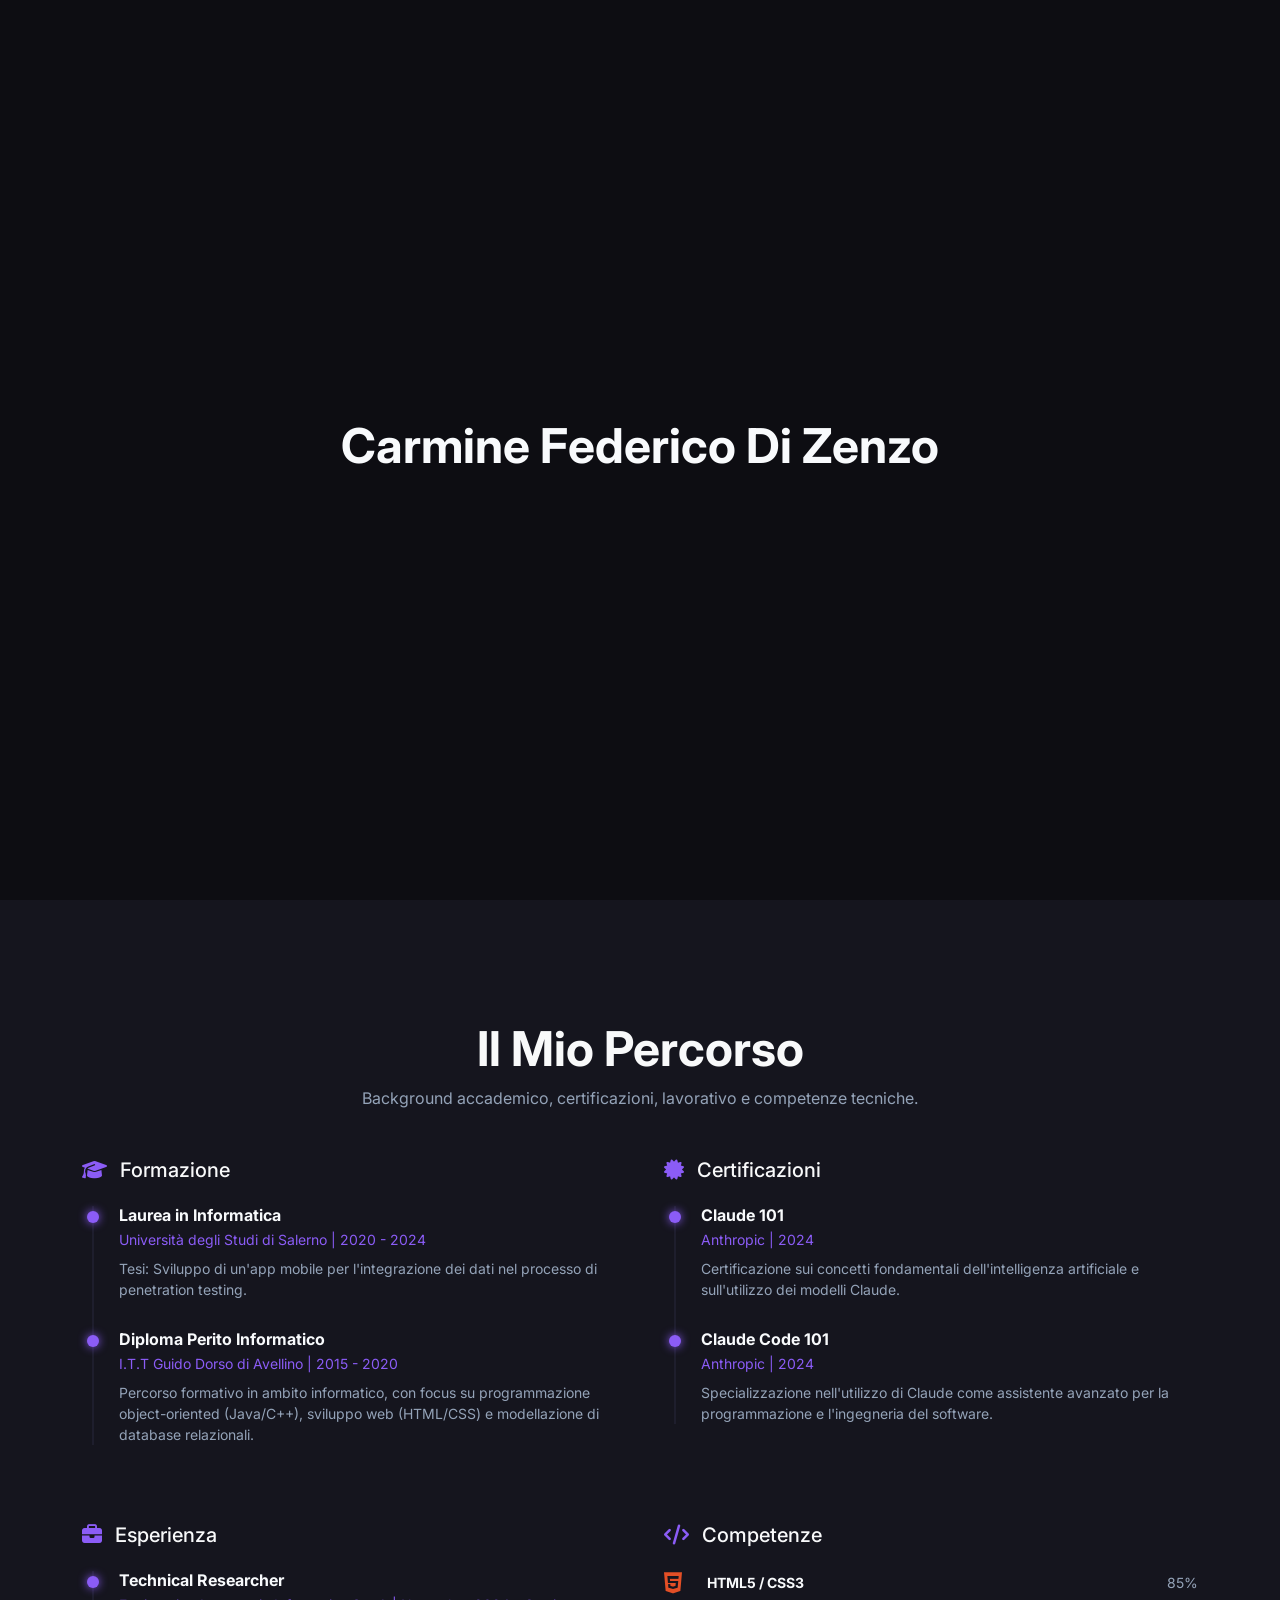
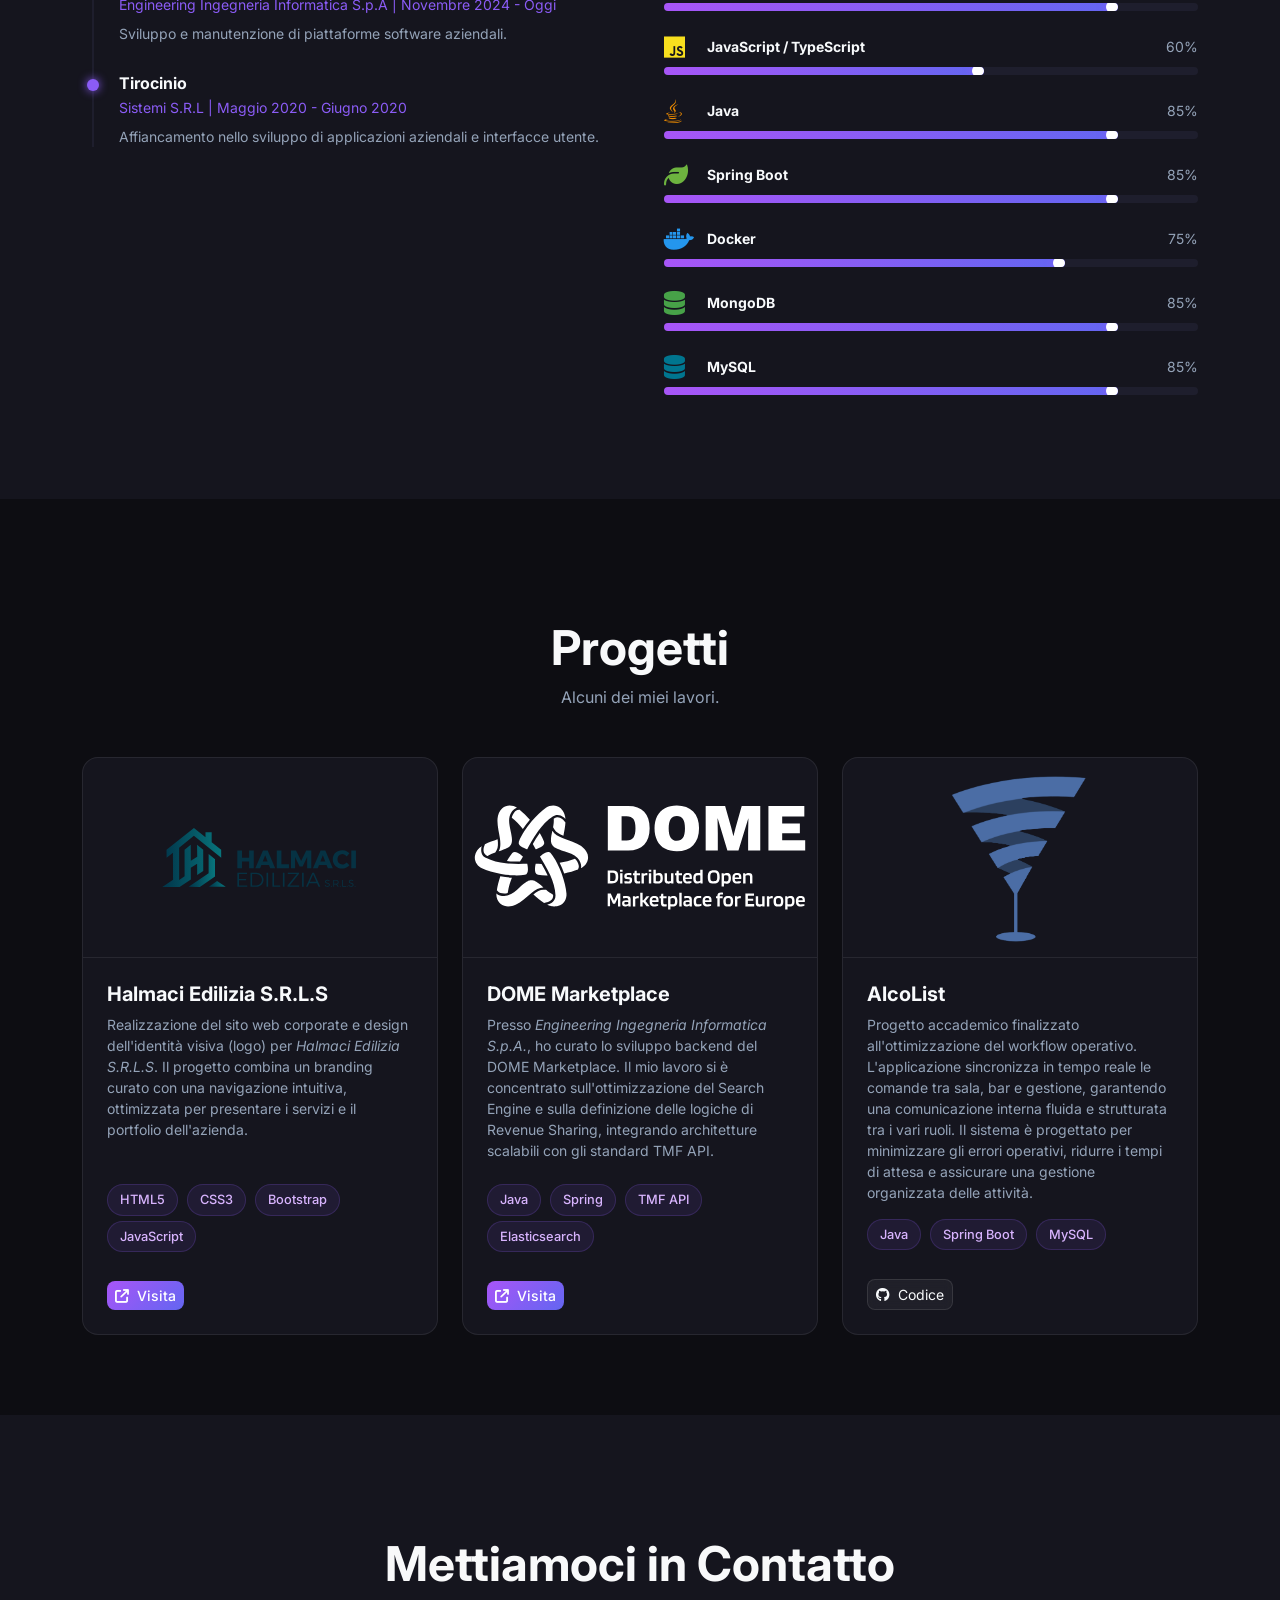
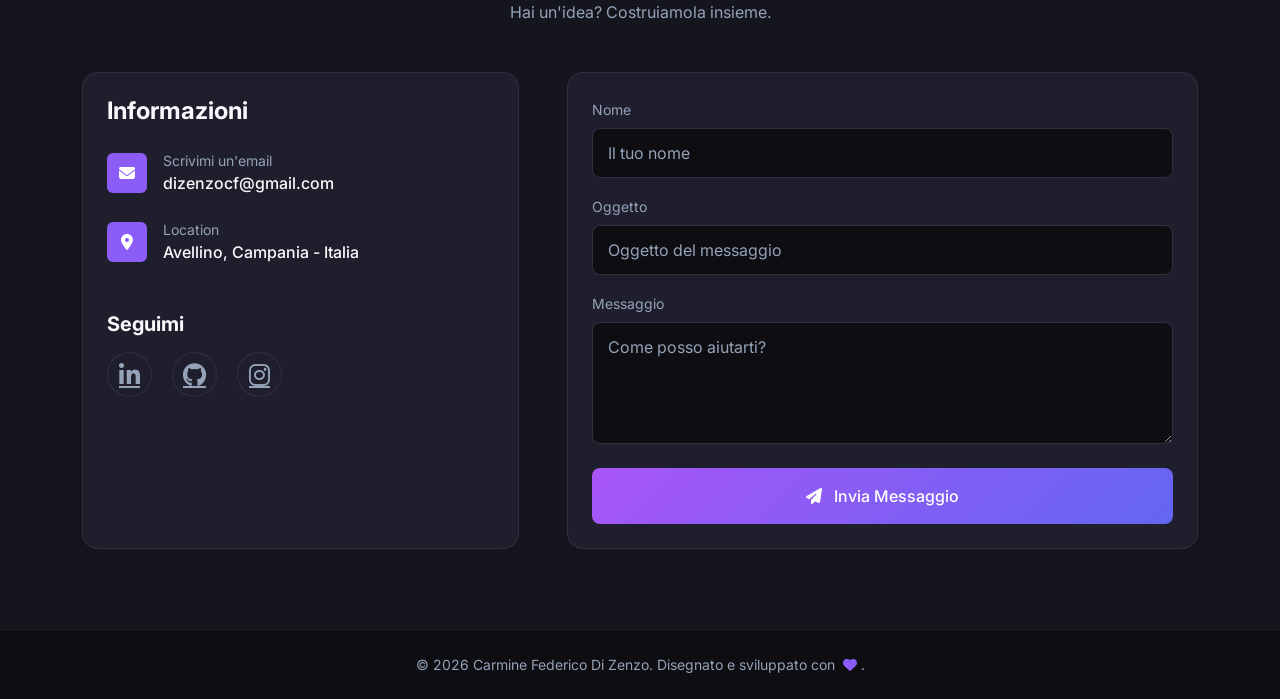
<file: index.html>
<!DOCTYPE html>
<html lang="it">

<head>
    <meta charset="UTF-8">
    <meta name="viewport" content="width=device-width, initial-scale=1.0">
    <title>Di Zenzo Carmine Federico | Software Developer</title>

    <!-- SEO Standard -->
    <meta name="description"
        content="Portfolio di Carmine Federico Di Zenzo, Software Developer specializzato in Java, Spring Boot, e sviluppo Web. Scopri i miei progetti e competenze.">
    <meta name="keywords"
        content="Carmine Federico Di Zenzo, Software Developer, Java, Spring Boot, Avellino, Napoli, Sviluppatore Web, Siti web, Portfolio">
    <meta name="author" content="Carmine Federico Di Zenzo">
    <meta name="robots" content="index, follow">

    <!-- URL Canonico aggiornato su GitHub Pages (HTTPS) -->
    <link rel="canonical" href="https://dizenzoc.github.io/">

    <!-- Open Graph / Facebook / LinkedIn -->
    <meta property="og:type" content="website">
    <meta property="og:url" content="https://dizenzoc.github.io/">
    <meta property="og:title" content="Di Zenzo Carmine Federico | Software Developer">
    <meta property="og:description"
        content="Portfolio personale: progetti, competenze ed esperienze nel mondo dello sviluppo software.">
    <!-- l'immagine di anteprima -->
    <meta property="og:image" content="https://dizenzoc.github.io/images/og-preview.png">

    <!-- Twitter / X -->
    <meta property="twitter:card" content="summary_large_image">
    <meta property="twitter:url" content="https://dizenzoc.github.io/">
    <meta property="twitter:title" content="Di Zenzo Carmine Federico | Software Developer">
    <meta property="twitter:description"
        content="Portfolio personale: progetti, competenze ed esperienze nel mondo dello sviluppo software.">
    <meta property="twitter:image" content="https://dizenzoc.github.io/images/og-preview.png">

    <!-- Icona del sito -->
    <link rel="icon" type="image/svg+xml" href="images/dev.svg">

    <!-- Google Fonts: Inter per un look Apple-style -->
    <link href="https://fonts.googleapis.com/css2?family=Inter:wght@300;400;500;600;700&display=swap" rel="stylesheet">

    <!-- Bootstrap 5 CSS -->
    <link href="https://cdn.jsdelivr.net/npm/bootstrap@5.3.0/dist/css/bootstrap.min.css" rel="stylesheet">

    <!-- FontAwesome per le icone -->
    <link rel="stylesheet" href="https://cdnjs.cloudflare.com/ajax/libs/font-awesome/6.4.0/css/all.min.css">

    <!-- Custom CSS -->
    <link rel="stylesheet" href="css/style.css">
</head>

<body data-bs-spy="scroll" data-bs-target="#navbar-nav" data-bs-offset="150" tabindex="0">

    <!-- Placeholders for dynamically loaded components -->
    <div id="intro-placeholder"></div>
    <div id="navbar-placeholder"></div>
    <div id="hero-placeholder"></div>
    <div id="experience-placeholder"></div>
    <div id="projects-placeholder"></div>
    <div id="contact-placeholder"></div>
    <div id="footer-placeholder"></div>

    <!-- Main JavaScript (handles component fetching) -->
    <script src="js/main.js"></script>
    <script src="js/mail.js"></script>

    <!-- Bootstrap 5 JS Bundle -->
    <script src="https://cdn.jsdelivr.net/npm/bootstrap@5.3.0/dist/js/bootstrap.bundle.min.js"></script>
</body>

</html>
</file>
<file: css/style.css>
:root {
            --bg-main: #0d0d12;
            --bg-secondary: #15151e;
            --surface: #1e1e2d;
            --purple-primary: #8b5cf6;
            --purple-gradient: linear-gradient(135deg, #a855f7 0%, #6366f1 100%);
            --text-light: #f8fafc;
            --text-muted: #94a3b8;
            --border-color: rgba(255, 255, 255, 0.08);
        }

        body {
            font-family: 'Inter', sans-serif;
            background-color: var(--bg-main);
            color: var(--text-light);
            position: relative;
        }

        section {
            padding-top: 120px;
            padding-bottom: 80px;
        }

        /* Apple Style Floating Navbar - Ottimizzata */
        .nav-wrapper {
            position: fixed;
            top: 20px;
            left: 50%;
            transform: translateX(-50%);
            z-index: 1030;
            width: max-content;
            /* Aderisce al contenuto */
            max-width: 90%;
            /* Protezione per schermi molto piccoli */
        }

        .apple-navbar {
            background: rgba(30, 30, 45, 0.6);
            backdrop-filter: blur(16px);
            -webkit-backdrop-filter: blur(16px);
            border: 1px solid rgba(255, 255, 255, 0.1);
            border-radius: 50px;
            padding: 0.5rem 1rem;
            /* Ridotto il padding laterale */
            box-shadow: 0 10px 30px rgba(0, 0, 0, 0.3);
            width: 100%;
        }

        .apple-navbar .navbar-brand {
            font-weight: 700;
            color: var(--text-light);
        }

        .apple-navbar .nav-link {
            color: var(--text-muted) !important;
            border-radius: 50px;
            padding: 6px 16px !important;
            /* Ridotto lo spazio interno ai lati dei link */
            font-weight: 500;
            font-size: 14px;
            transition: all 0.3s ease;
            margin: 0 2px;
            /* Ridotto il margine tra i link */
        }

        .apple-navbar .nav-link:hover {
            color: var(--text-light) !important;
        }

        /* Scrollspy Active State */
        .apple-navbar .nav-link.active {
            background: rgba(139, 92, 246, 0.2);
            color: #d8b4fe !important;
        }

        .navbar-toggler {
            border: none;
            color: white;
            padding: 4px 8px;
        }

        .navbar-toggler:focus {
            box-shadow: none;
        }

        /* Typography & Utilities */
        .text-purple {
            color: var(--purple-primary);
        }

        .bg-purple {
            background-color: var(--purple-primary);
        }

        .text-muted {
            color: var(--text-muted) !important;
        }

        .section-title {
            font-weight: 700;
            margin-bottom: 1rem;
            background: var(--purple-gradient);
            -webkit-background-clip: text;
            -webkit-text-fill-color: transparent;
            display: inline-block;
        }

        /* Buttons */
        .btn-gradient {
            background: var(--purple-gradient);
            color: white;
            border: none;
            border-radius: 8px;
            font-weight: 500;
            transition: transform 0.2s, box-shadow 0.2s;
        }

        .btn-gradient:hover {
            color: white;
            transform: translateY(-2px);
            box-shadow: 0 8px 20px rgba(139, 92, 246, 0.4);
        }

        .btn-outline-glass {
            background: rgba(255, 255, 255, 0.05);
            border: 1px solid rgba(255, 255, 255, 0.1);
            color: var(--text-light);
            border-radius: 8px;
            backdrop-filter: blur(5px);
            transition: all 0.3s;
        }

        .btn-outline-glass:hover {
            background: rgba(255, 255, 255, 0.1);
            color: white;
        }

        /* Hero Section & Animazione Foto */
        #chi-sono {
            min-height: 100vh;
            display: flex;
            align-items: center;
        }

        @keyframes floating {
            0% {
                transform: translateY(0px);
            }

            50% {
                transform: translateY(-15px);
            }

            100% {
                transform: translateY(0px);
            }
        }

        .hero-img {
            width: 100%;
            max-width: 420px;
            border-radius: 16px;
            box-shadow: 0 20px 40px rgba(139, 92, 246, 0.15);
            border: 1px solid var(--border-color);
            animation: floating 4s ease-in-out infinite;
        }

        /* Social Icons */
        .social-link {
            font-size: 1.5rem;
            color: var(--text-muted);
            margin-right: 20px;
            transition: all 0.3s;
            display: inline-flex;
            align-items: center;
            justify-content: center;
            width: 45px;
            height: 45px;
            border-radius: 50%;
            background: var(--surface);
            border: 1px solid var(--border-color);
        }

        .social-link:hover {
            color: white;
            background: var(--purple-gradient);
            border-color: transparent;
            transform: translateY(-3px);
        }

        /* Timeline */
        .timeline {
            border-left: 2px solid var(--surface);
            padding-left: 25px;
            list-style: none;
            margin-left: 10px;
        }

        .timeline li {
            margin-bottom: 30px;
            position: relative;
        }

        .timeline li::before {
            content: '';
            position: absolute;
            left: -32px;
            top: 5px;
            width: 12px;
            height: 12px;
            background-color: var(--purple-primary);
            border-radius: 50%;
            box-shadow: 0 0 10px var(--purple-primary);
        }

        /* Progress Bars e Skills */
        .skill-icon {
            width: 35px;
            font-size: 1.5rem;
            color: var(--text-light);
        }

        .progress {
            height: 8px;
            border-radius: 10px;
            background-color: var(--surface);
            overflow: visible;
        }

        .progress-bar {
            background: var(--purple-gradient);
            border-radius: 10px;
            position: relative;
        }

        /* Glow effect on progress bar */
        .progress-bar::after {
            content: '';
            position: absolute;
            right: 0;
            top: 50%;
            transform: translateY(-50%);
            width: 12px;
            height: 12px;
            background-color: white;
            border-radius: 50%;
            box-shadow: 0 0 10px var(--purple-primary);
        }

        /* Project Cards */
        .project-card {
            background-color: var(--bg-secondary);
            border: 1px solid var(--border-color);
            border-radius: 16px;
            overflow: hidden;
            transition: all 0.4s ease;
            height: 100%;
        }

        .project-card:hover {
            transform: translateY(-10px);
            box-shadow: 0 15px 30px rgba(0, 0, 0, 0.4);
            border-color: rgba(139, 92, 246, 0.3);
        }

        .project-card img {
            width: 100%;
            height: 200px;
            object-fit: contain;
            border-bottom: 1px solid var(--border-color);
        }

        .tech-badge {
            background: rgba(139, 92, 246, 0.1);
            color: #d8b4fe;
            border: 1px solid rgba(139, 92, 246, 0.2);
            padding: 5px 12px;
            border-radius: 20px;
            font-size: 0.8rem;
            font-weight: 500;
            margin-right: 5px;
            margin-bottom: 5px;
            display: inline-block;
        }

        /* Form Contatti */
        .contact-card {
            background-color: var(--surface);
            border: 1px solid var(--border-color);
            border-radius: 16px;
        }

        .form-control {
            background-color: var(--bg-main);
            border: 1px solid var(--border-color);
            color: var(--text-light);
            border-radius: 8px;
            padding: 12px 15px;
        }

        .form-control:focus {
            background-color: var(--bg-main);
            color: var(--text-light);
            border-color: var(--purple-primary);
            box-shadow: 0 0 0 0.25rem rgba(139, 92, 246, 0.2);
        }

        .form-control::placeholder {
            color: var(--text-muted);
        }

        /* Intro Screen Styles */
        #intro-screen {
            position: fixed;
            top: 0;
            left: 0;
            width: 100%;
            height: 100%;
            background-color: var(--bg-main);
            display: flex;
            justify-content: center;
            align-items: center;
            z-index: 9999;
            transition: opacity 0.8s ease;
        }

        .intro-name {
            font-size: 3rem;
            font-weight: 700;
            color: var(--text-light);
            animation: flash-purple 1.5s ease-in-out forwards;
        }

        @keyframes flash-purple {
            0% {
                opacity: 0;
                transform: scale(0.9);
            }

            50% {
                opacity: 1;
                text-shadow: 0 0 20px var(--purple-primary);
                color: var(--purple-primary);
            }

            100% {
                opacity: 1;
                transform: scale(1);
            }
        }

        .fade-out {
            opacity: 0 !important;
            pointer-events: none;
        }

        /* Media query per dispositivi mobili */
        @media (max-width: 767.98px) {
            section {
                padding-top: 40px;
                /* Reduced gap since navbar is at bottom */
                padding-bottom: 120px;
                /* Added space so content isn't hidden by bottom navbar */
            }

            .nav-wrapper {
                top: auto;
                bottom: 10px;
                /* Posizionata in basso */
                width: 90%;
                /* Più larga su mobile */
                left: 50%;
                transform: translateX(-50%);
                z-index: 1050;
                /* Impedisce il ritardo nel rendering durante lo scroll */
                will-change: transform;
                transition: none;
            }

            .apple-navbar {
                padding: 0.5rem 0.5rem;
            }

            .navbar-nav {
                flex-direction: row !important;
                justify-content: space-between !important;
                width: 100%;
                padding: 0;
                margin: 0;
            }

            .nav-item {
                flex: 1;
                display: flex;
                justify-content: center;
            }

            .nav-link {
                display: flex;
                flex-direction: column;
                align-items: center;
                font-size: 0.60rem !important;
                /* Scritta piccolissima per evitare che vada a capo */
                padding: 4px 8px !important;
                white-space: nowrap;
                letter-spacing: 0.5px;
            }

            /* Aggiungiamo icone sopra le scritte */
            .nav-link i {
                font-size: 1.1rem;
                margin-bottom: 2px;
            }

            /* Intro centrata su mobile */
            #intro-screen {
                padding: 0 24px;
                text-align: center;
            }

            .intro-name {
                font-size: 1.8rem;
            }
        }
</file>
